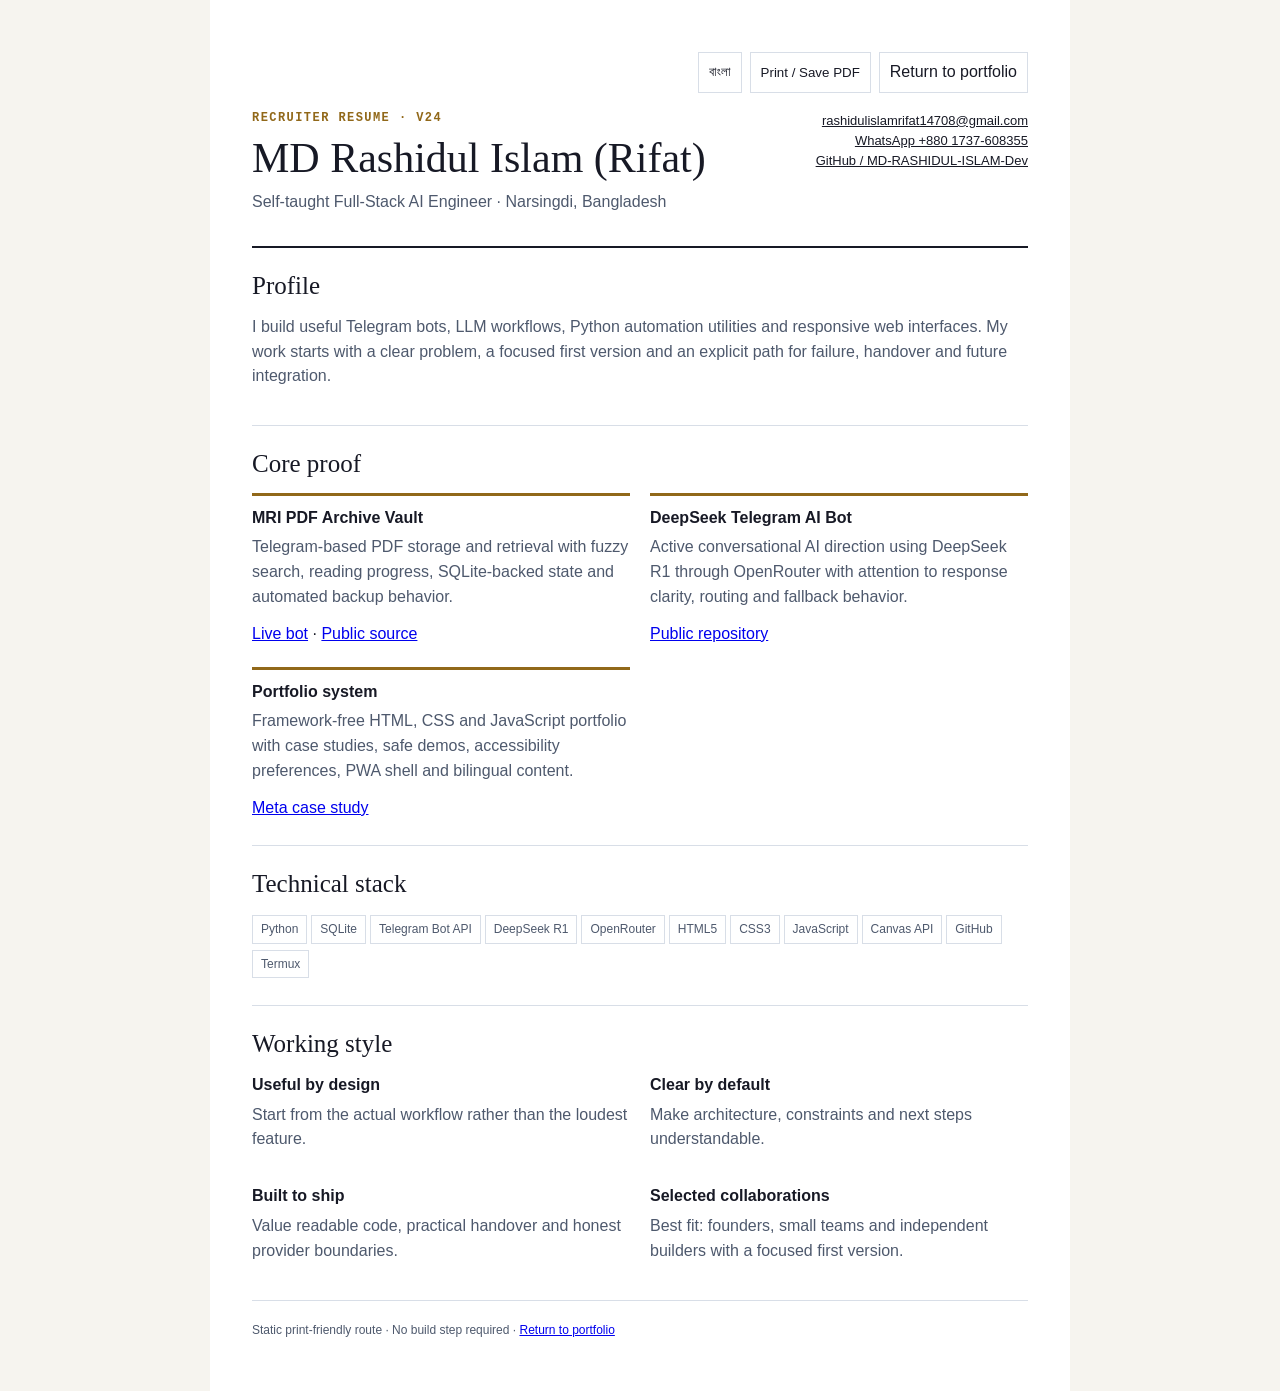
<file: resume.html>
<!doctype html>
<html lang="en">
<head>
<meta charset="utf-8"><meta name="viewport" content="width=device-width,initial-scale=1"><meta name="description" content="Print-friendly recruiter resume for MD Rashidul Islam (Rifat), self-taught Full-Stack AI Engineer."><title>MD Rashidul Islam (Rifat) — Recruiter Resume</title>
<style>
:root{color-scheme:light;--ink:#171925;--muted:#4e596d;--line:#d8dee7;--accent:#916819}*{box-sizing:border-box}body{margin:0;background:#f6f4ef;color:var(--ink);font-family:Arial,Helvetica,sans-serif;line-height:1.55}.page{max-width:860px;margin:0 auto;padding:52px 42px;background:#fff;min-height:100vh}.toolbar{display:flex;justify-content:flex-end;gap:8px;margin-bottom:18px}.toolbar button,.toolbar a{border:1px solid var(--line);background:#fff;color:var(--ink);padding:7px 10px;text-decoration:none;cursor:pointer}.top{display:flex;justify-content:space-between;gap:28px;border-bottom:2px solid var(--ink);padding-bottom:24px}.eyebrow{color:var(--accent);font:700 12px/1.3 monospace;letter-spacing:.12em;text-transform:uppercase}.top h1{font:400 42px/1.05 Georgia,serif;margin:10px 0}.top p{margin:7px 0;color:var(--muted)}.contact{text-align:right;font-size:13px}.contact a{display:block;color:var(--ink)}section{padding:24px 0;border-bottom:1px solid var(--line)}h2{font:400 25px/1.1 Georgia,serif;margin:0 0 15px}h3{font-size:16px;margin:0 0 5px}p{margin:0 0 12px;color:var(--muted)}.grid{display:grid;grid-template-columns:1fr 1fr;gap:20px}.item{border-top:3px solid var(--accent);padding-top:10px}.tag{display:inline-block;margin:3px 4px 3px 0;padding:4px 8px;border:1px solid var(--line);font-size:12px;color:var(--muted)}.footer{padding-top:20px;color:var(--muted);font-size:12px}.bn{display:none}body[data-language="bn"] .en{display:none}body[data-language="bn"] .bn{display:inline}body[data-language="bn"] .block-bn{display:block}body[data-language="bn"] .block-en{display:none}@media print{body{background:#fff}.page{padding:0;max-width:none}.no-print{display:none}}@media(max-width:620px){.page{padding:28px 20px}.top{display:block}.contact{text-align:left;margin-top:18px}.grid{grid-template-columns:1fr}.top h1{font-size:34px}}
</style></head>
<body data-language="en"><main class="page">
<div class="toolbar no-print"><button id="resume-language-toggle" type="button"><span class="en">বাংলা</span><span class="bn">English</span></button><button onclick="window.print()"><span class="en">Print / Save PDF</span><span class="bn">Print / Save PDF</span></button><a href="index.html"><span class="en">Return to portfolio</span><span class="bn">Portfolio-তে ফিরুন</span></a></div>
<header class="top"><div><div class="eyebrow"><span class="en">Recruiter resume · v24</span><span class="bn">Recruiter resume · v24</span></div><h1>MD Rashidul Islam (Rifat)</h1><p><span class="en">Self-taught Full-Stack AI Engineer · Narsingdi, Bangladesh</span><span class="bn">Self-taught Full-Stack AI Engineer · নরসিংদী, বাংলাদেশ</span></p></div><div class="contact"><a href="mailto:rashidulislamrifat14708@gmail.com">rashidulislamrifat14708@gmail.com</a><a href="https://wa.me/8801737608355">WhatsApp +880 1737-608355</a><a href="https://github.com/MD-RASHIDUL-ISLAM-Dev">GitHub / MD-RASHIDUL-ISLAM-Dev</a></div></header>
<section><h2><span class="en">Profile</span><span class="bn">প্রোফাইল</span></h2><p><span class="en">I build useful Telegram bots, LLM workflows, Python automation utilities and responsive web interfaces. My work starts with a clear problem, a focused first version and an explicit path for failure, handover and future integration.</span><span class="bn">আমি useful Telegram bot, LLM workflow, Python automation utility এবং responsive web interface তৈরি করি। কাজ শুরু হয় clear problem, focused first version এবং failure, handover ও future integration-এর স্পষ্ট path দিয়ে।</span></p></section>
<section><h2><span class="en">Core proof</span><span class="bn">মূল proof</span></h2><div class="grid"><article class="item"><h3>MRI PDF Archive Vault</h3><p><span class="en">Telegram-based PDF storage and retrieval with fuzzy search, reading progress, SQLite-backed state and automated backup behavior.</span><span class="bn">Fuzzy search, reading progress, SQLite-backed state এবং automated backup সহ Telegram-based PDF storage ও retrieval workflow।</span></p><a href="https://t.me/MRI_PDF_ARCHIVE_Bot"><span class="en">Live bot</span><span class="bn">Live bot</span></a> · <a href="https://github.com/MD-RASHIDUL-ISLAM-Dev/ri-pdf-vault-bot"><span class="en">Public source</span><span class="bn">Public source</span></a></article><article class="item"><h3>DeepSeek Telegram AI Bot</h3><p><span class="en">Active conversational AI direction using DeepSeek R1 through OpenRouter with attention to response clarity, routing and fallback behavior.</span><span class="bn">OpenRouter-এর মাধ্যমে DeepSeek R1 ব্যবহার করা active conversational AI direction; response clarity, routing ও fallback behavior-এ focus করা হয়েছে।</span></p><a href="https://github.com/MD-RASHIDUL-ISLAM-Dev/odysseus_srlf_hosted-Ai"><span class="en">Public repository</span><span class="bn">Public repository</span></a></article><article class="item"><h3>Portfolio system</h3><p><span class="en">Framework-free HTML, CSS and JavaScript portfolio with case studies, safe demos, accessibility preferences, PWA shell and bilingual content.</span><span class="bn">Case study, safe demo, accessibility preference, PWA shell এবং bilingual content সহ framework-free HTML, CSS ও JavaScript portfolio।</span></p><a href="index.html#meta-case-study"><span class="en">Meta case study</span><span class="bn">Meta case study</span></a></article></div></section>
<section><h2><span class="en">Technical stack</span><span class="bn">Technical stack</span></h2><div><span class="tag">Python</span><span class="tag">SQLite</span><span class="tag">Telegram Bot API</span><span class="tag">DeepSeek R1</span><span class="tag">OpenRouter</span><span class="tag">HTML5</span><span class="tag">CSS3</span><span class="tag">JavaScript</span><span class="tag">Canvas API</span><span class="tag">GitHub</span><span class="tag">Termux</span></div></section>
<section><h2><span class="en">Working style</span><span class="bn">Working style</span></h2><div class="grid"><div><h3><span class="en">Useful by design</span><span class="bn">Usefulness দিয়ে design</span></h3><p><span class="en">Start from the actual workflow rather than the loudest feature.</span><span class="bn">সবচেয়ে বড় feature নয়, actual workflow দিয়ে শুরু করি।</span></p></div><div><h3><span class="en">Clear by default</span><span class="bn">Clear by default</span></h3><p><span class="en">Make architecture, constraints and next steps understandable.</span><span class="bn">Architecture, constraint ও next step সহজে বোঝা যায় এমন রাখি।</span></p></div><div><h3><span class="en">Built to ship</span><span class="bn">Ship করার মতো build</span></h3><p><span class="en">Value readable code, practical handover and honest provider boundaries.</span><span class="bn">Readable code, practical handover এবং honest provider boundary-কে গুরুত্ব দিই।</span></p></div><div><h3><span class="en">Selected collaborations</span><span class="bn">Selected collaboration</span></h3><p><span class="en">Best fit: founders, small teams and independent builders with a focused first version.</span><span class="bn">Best fit: founder, ছোট team এবং focused first version প্রয়োজন এমন independent builder।</span></p></div></div></section>
<div class="footer"><span class="en">Static print-friendly route · No build step required · </span><span class="bn">Static print-friendly route · Build step প্রয়োজন নেই · </span><a href="index.html"><span class="en">Return to portfolio</span><span class="bn">Portfolio-তে ফিরুন</span></a></div>
</main><script>const b=document.body,t=document.getElementById('resume-language-toggle');t.addEventListener('click',()=>{const bn=b.dataset.language!=='bn';b.dataset.language=bn?'bn':'en';document.documentElement.lang=bn?'bn':'en';});</script></body></html>
</file>
